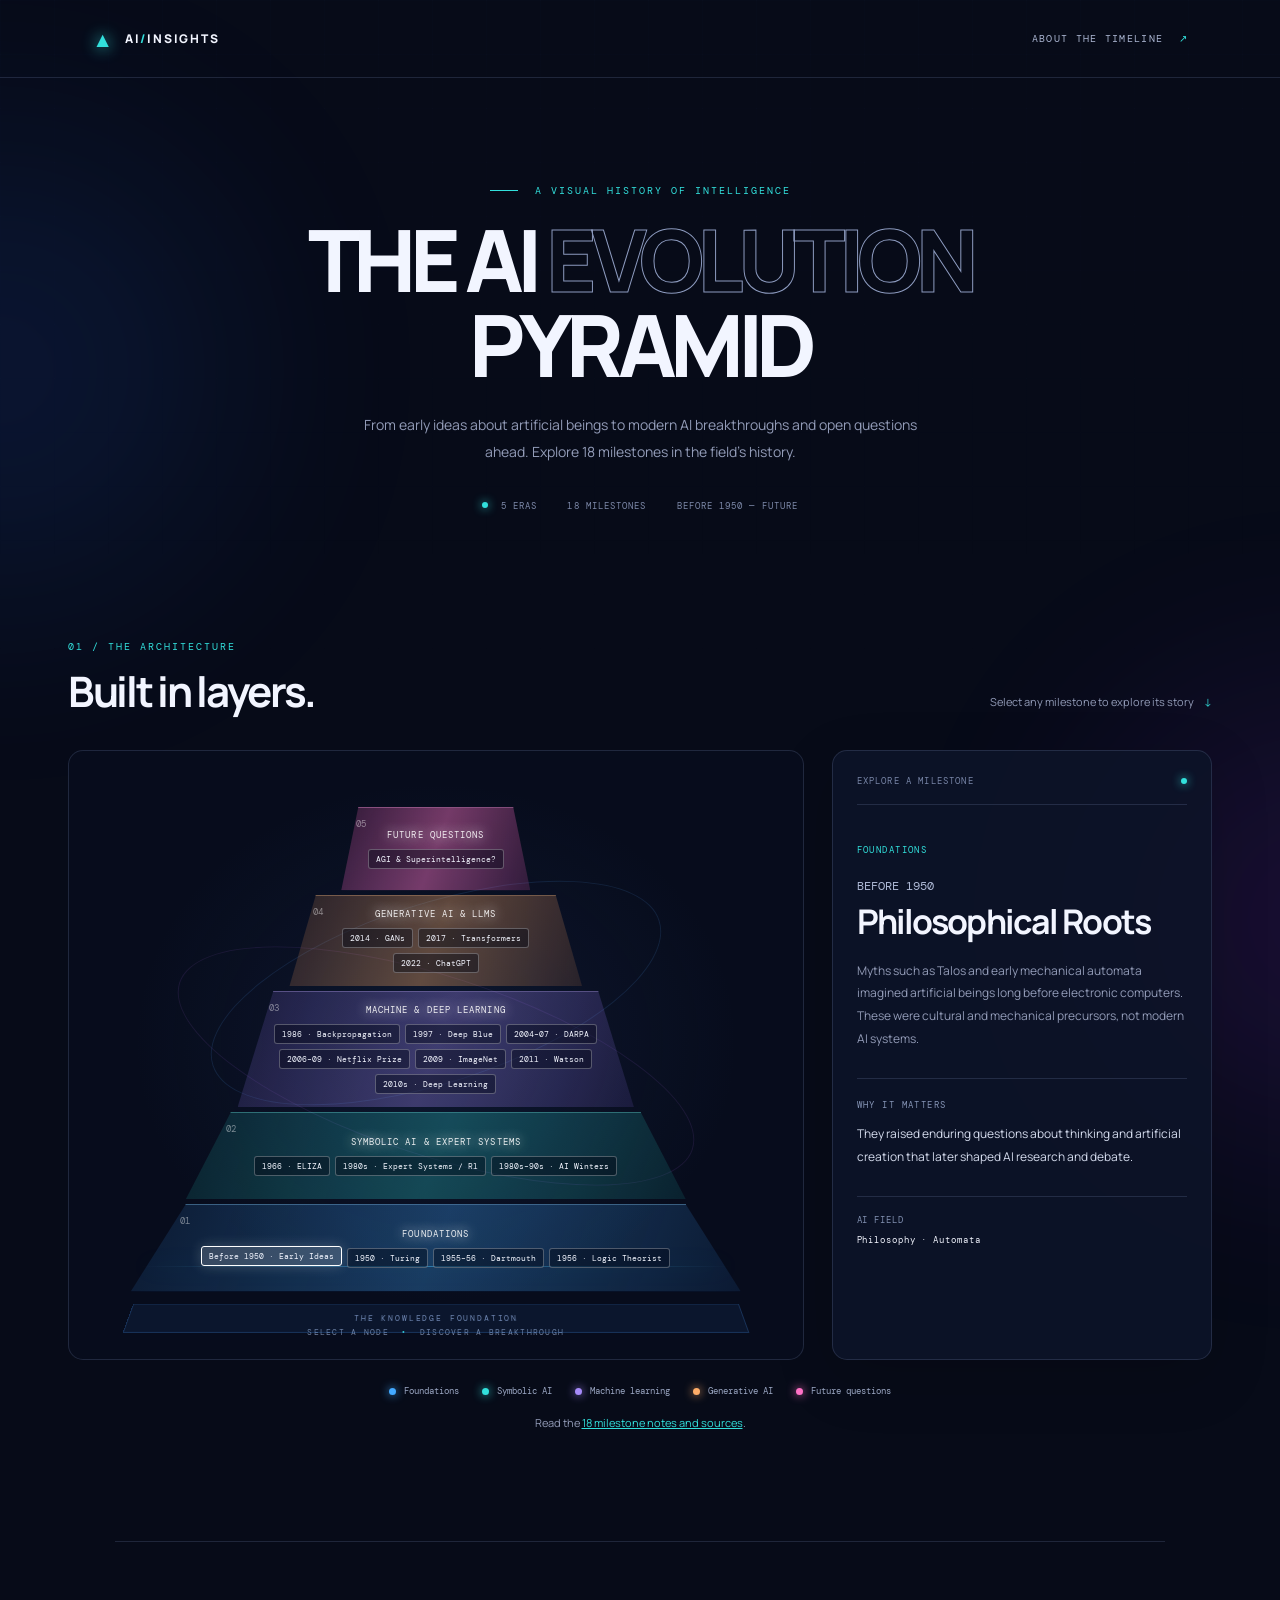
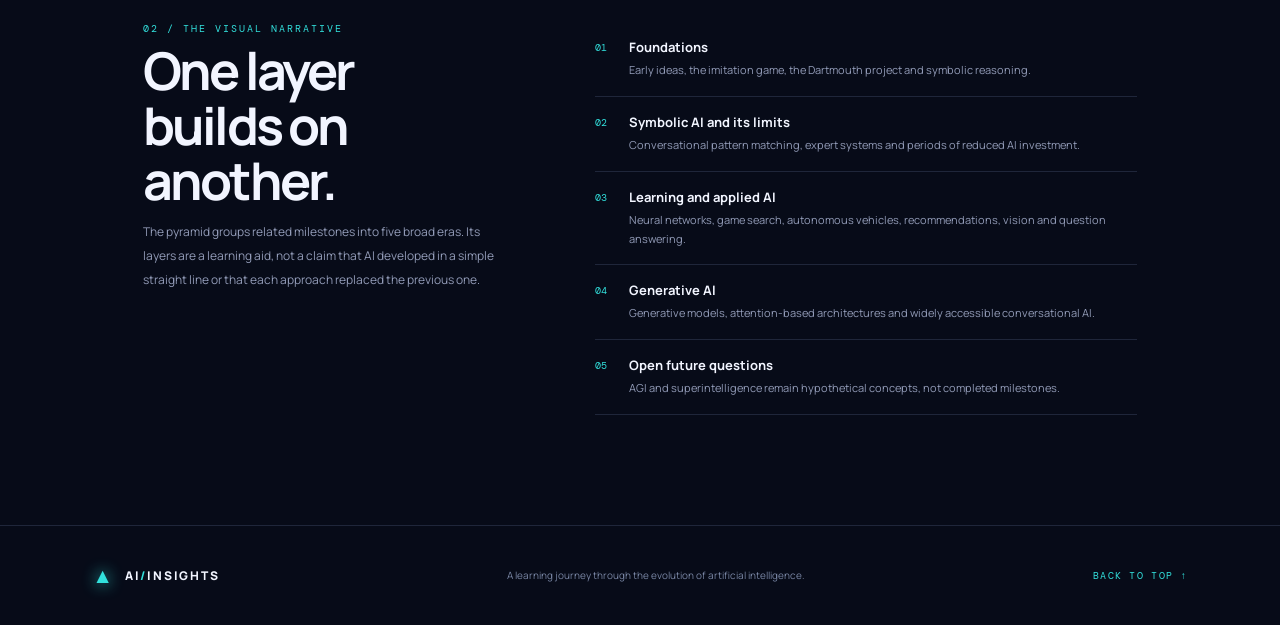
<file: index.html>
<!doctype html>
<html lang="en">
<head>
  <meta charset="utf-8">
  <meta name="viewport" content="width=device-width, initial-scale=1">
  <meta name="description" content="Explore 18 milestones in the history of artificial intelligence through an interactive five-layer timeline pyramid.">
  <meta name="theme-color" content="#070b18">
  <title>The AI Timeline Pyramid — From Foundations to the Future</title>
  <link rel="preconnect" href="https://fonts.googleapis.com">
  <link rel="preconnect" href="https://fonts.gstatic.com" crossorigin>
  <link href="https://fonts.googleapis.com/css2?family=DM+Mono:wght@400;500&family=Manrope:wght@400;500;600;700;800&display=swap" rel="stylesheet">
  <link rel="stylesheet" href="css/style.css">
  <script src="js/script.js" defer></script>
</head>
<body>
  <div class="ambient ambient-one" aria-hidden="true"></div>
  <div class="ambient ambient-two" aria-hidden="true"></div>
  <header class="site-header">
    <a class="brand" href="#top" aria-label="AI Timeline Pyramid home"><span class="brand-mark" aria-hidden="true">▲</span><span>AI<span class="brand-muted">/</span>INSIGHTS</span></a>
    <a class="header-link" href="#about">ABOUT THE TIMELINE <span aria-hidden="true">↗</span></a>
  </header>
  <main id="top">
    <section class="hero" aria-labelledby="page-title">
      <p class="eyebrow"><span class="eyebrow-line"></span> A VISUAL HISTORY OF INTELLIGENCE</p>
      <h1 id="page-title">THE AI <span>EVOLUTION</span><br>PYRAMID</h1>
      <p class="hero-copy">From early ideas about artificial beings to modern AI breakthroughs and open questions ahead. Explore 18 milestones in the field's history.</p>
      <div class="hero-meta"><span><i class="status-dot"></i> 5 ERAS</span><span>18 MILESTONES</span><span>BEFORE 1950 — FUTURE</span></div>
    </section>
    <section class="explorer" aria-label="Interactive AI history pyramid">
      <div class="section-heading"><div><p class="eyebrow">01 / THE ARCHITECTURE</p><h2>Built in layers.</h2></div><p class="section-hint">Select any milestone to explore its story <span aria-hidden="true">↓</span></p></div>
      <div class="explorer-grid">
        <div class="pyramid-stage">
          <div class="pyramid-orbit orbit-a" aria-hidden="true"></div><div class="pyramid-orbit orbit-b" aria-hidden="true"></div>
          <div class="pyramid" id="pyramid">
            <div class="pyramid-tier tier-future" data-layer="future"><span class="tier-number">05</span><span class="tier-name">FUTURE QUESTIONS</span><div class="milestone-list"><button class="milestone" data-event="agi">AGI &amp; Superintelligence?</button></div></div>
            <div class="pyramid-tier tier-generative" data-layer="generative"><span class="tier-number">04</span><span class="tier-name">GENERATIVE AI &amp; LLMS</span><div class="milestone-list"><button class="milestone" data-event="gans">2014 · GANs</button><button class="milestone" data-event="transformer">2017 · Transformers</button><button class="milestone" data-event="chatgpt">2022 · ChatGPT</button></div></div>
            <div class="pyramid-tier tier-learning" data-layer="learning"><span class="tier-number">03</span><span class="tier-name">MACHINE &amp; DEEP LEARNING</span><div class="milestone-list">
              <button class="milestone" data-event="backprop">1986 · Backpropagation</button><button class="milestone" data-event="deepblue">1997 · Deep Blue</button><button class="milestone" data-event="darpa">2004–07 · DARPA</button><button class="milestone" data-event="netflix-prize">2006–09 · Netflix Prize</button><button class="milestone" data-event="imagenet">2009 · ImageNet</button><button class="milestone" data-event="watson">2011 · Watson</button><button class="milestone" data-event="deep-learning">2010s · Deep Learning</button>
            </div></div>
            <div class="pyramid-tier tier-symbolic" data-layer="symbolic"><span class="tier-number">02</span><span class="tier-name">SYMBOLIC AI &amp; EXPERT SYSTEMS</span><div class="milestone-list"><button class="milestone" data-event="eliza">1966 · ELIZA</button><button class="milestone" data-event="expert-systems">1980s · Expert Systems / R1</button><button class="milestone" data-event="ai-winters">1980s–90s · AI Winters</button></div></div>
            <div class="pyramid-tier tier-foundations" data-layer="foundations"><span class="tier-number">01</span><span class="tier-name">FOUNDATIONS</span><div class="milestone-list"><button class="milestone" data-event="roots">Before 1950 · Early Ideas</button><button class="milestone" data-event="turing">1950 · Turing</button><button class="milestone" data-event="dartmouth">1955–56 · Dartmouth</button><button class="milestone" data-event="logic-theorist">1956 · Logic Theorist</button></div></div>
          </div>
          <div class="pyramid-base" aria-hidden="true"><span>THE KNOWLEDGE FOUNDATION</span></div><p class="pyramid-caption">SELECT A NODE <span>•</span> DISCOVER A BREAKTHROUGH</p>
        </div>
        <aside class="detail-panel" id="detail-panel" aria-live="polite" aria-atomic="true">
          <div class="panel-topline"><span class="panel-index">EXPLORE A MILESTONE</span><span class="panel-signal"></span></div>
          <div class="panel-placeholder" id="panel-placeholder"><div class="placeholder-icon" aria-hidden="true">✳</div><h3>Every layer<br>has a story.</h3><p>Choose a milestone in the pyramid. Its history, field and lasting significance will appear here.</p><span class="placeholder-instruction">SELECT A MILESTONE <span aria-hidden="true">↖</span></span></div>
          <div class="event-detail" id="event-detail" hidden><p class="event-era" id="event-era"></p><p class="event-year" id="event-year"></p><h3 id="event-title"></h3><p class="event-description" id="event-description"></p><div class="detail-divider"></div><p class="detail-label">WHY IT MATTERS</p><p class="event-impact" id="event-impact"></p><div class="detail-footer"><span>AI FIELD</span><span id="event-field"></span></div></div>
        </aside>
      </div>
      <div class="layer-legend" aria-label="Pyramid layer colour key"><span><i class="legend-dot dot-foundations"></i> Foundations</span><span><i class="legend-dot dot-symbolic"></i> Symbolic AI</span><span><i class="legend-dot dot-learning"></i> Machine learning</span><span><i class="legend-dot dot-generative"></i> Generative AI</span><span><i class="legend-dot dot-future"></i> Future questions</span></div>
      <p class="section-hint" style="text-align:center;margin-top:18px;">Read the <a href="milestone-notes.html" style="color:var(--cyan);">18 milestone notes and sources</a>.</p>
    </section>
    <section class="progression" id="about">
      <div class="progression-copy"><p class="eyebrow">02 / THE VISUAL NARRATIVE</p><h2>One layer<br>builds on another.</h2><p>The pyramid groups related milestones into five broad eras. Its layers are a learning aid, not a claim that AI developed in a simple straight line or that each approach replaced the previous one.</p></div>
      <div class="progression-notes">
        <article><span>01</span><div><h3>Foundations</h3><p>Early ideas, the imitation game, the Dartmouth project and symbolic reasoning.</p></div></article>
        <article><span>02</span><div><h3>Symbolic AI and its limits</h3><p>Conversational pattern matching, expert systems and periods of reduced AI investment.</p></div></article>
        <article><span>03</span><div><h3>Learning and applied AI</h3><p>Neural networks, game search, autonomous vehicles, recommendations, vision and question answering.</p></div></article>
        <article><span>04</span><div><h3>Generative AI</h3><p>Generative models, attention-based architectures and widely accessible conversational AI.</p></div></article>
        <article><span>05</span><div><h3>Open future questions</h3><p>AGI and superintelligence remain hypothetical concepts, not completed milestones.</p></div></article>
      </div>
    </section>
  </main>
  <footer class="site-footer"><a class="brand" href="#top"><span class="brand-mark" aria-hidden="true">▲</span><span>AI<span class="brand-muted">/</span>INSIGHTS</span></a><p>A learning journey through the evolution of artificial intelligence.</p><a href="#top" class="back-top">BACK TO TOP ↑</a></footer>
</body>
</html>
</file>
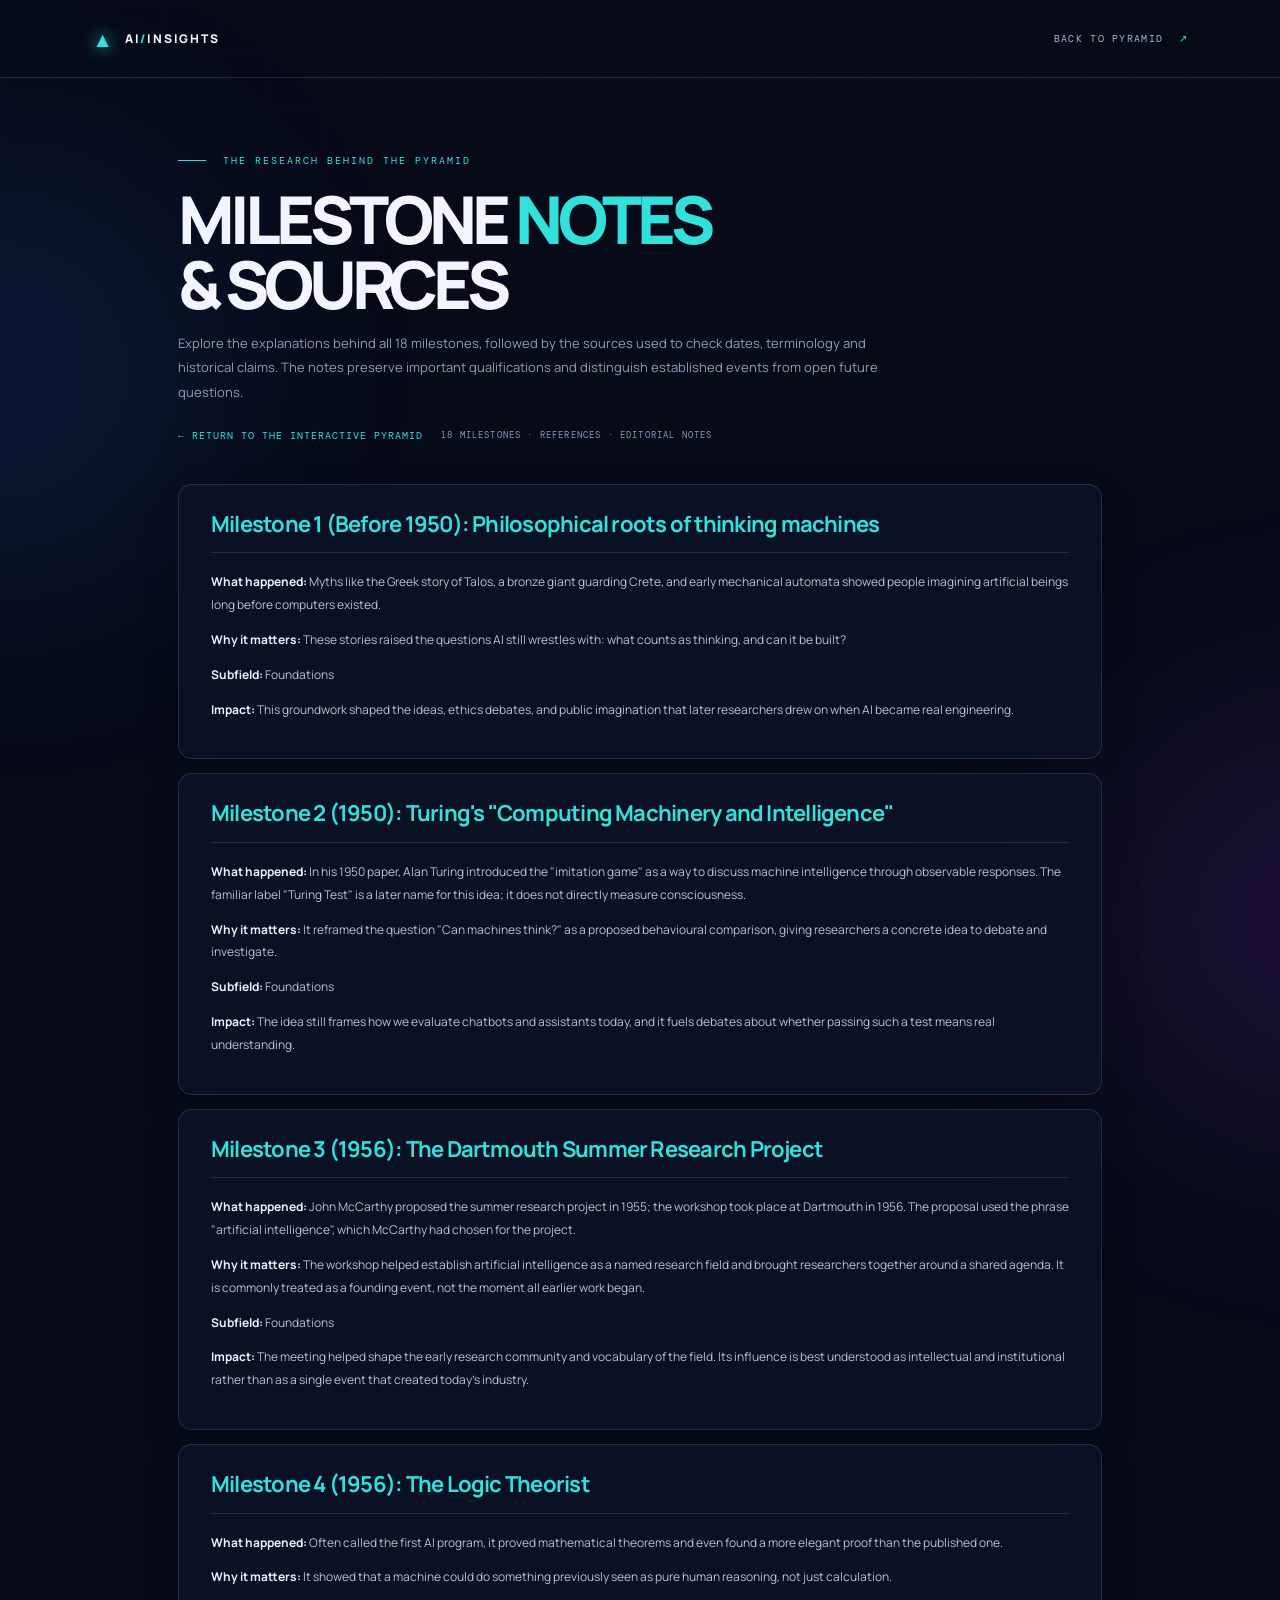
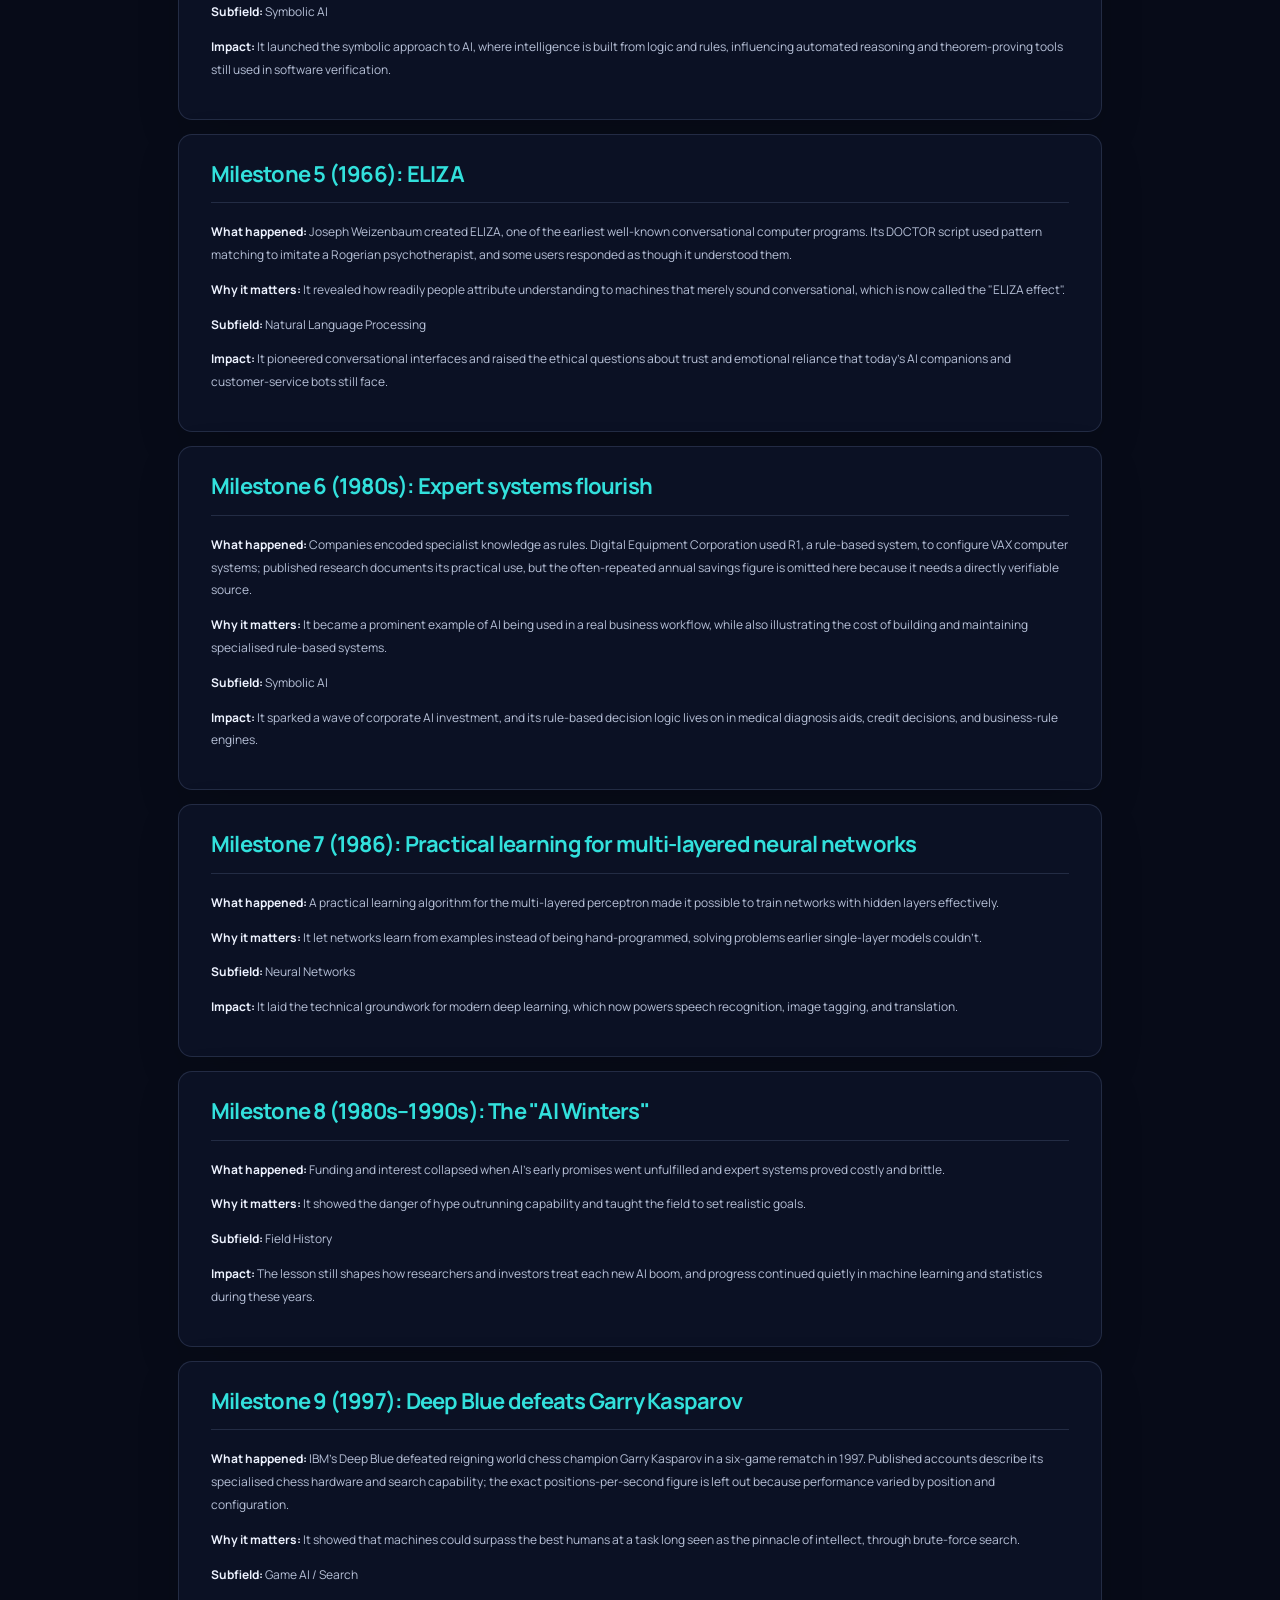
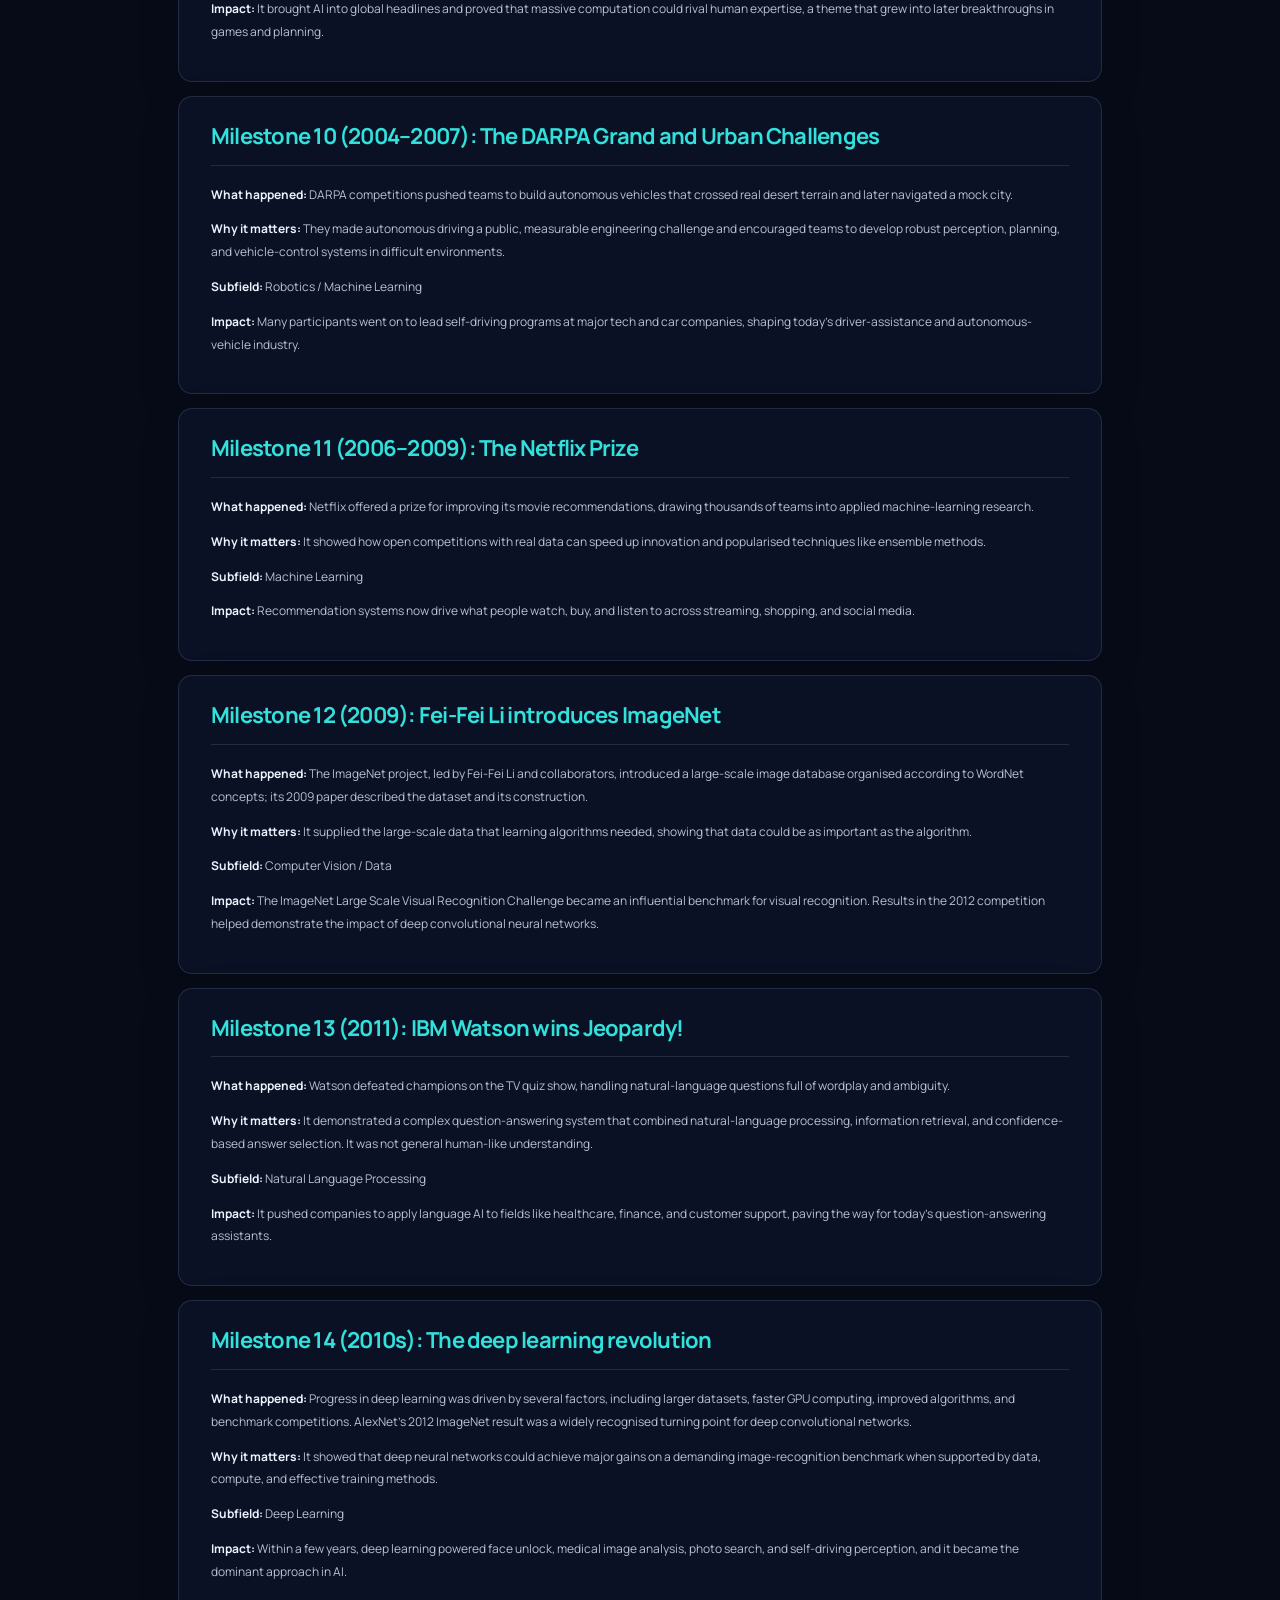
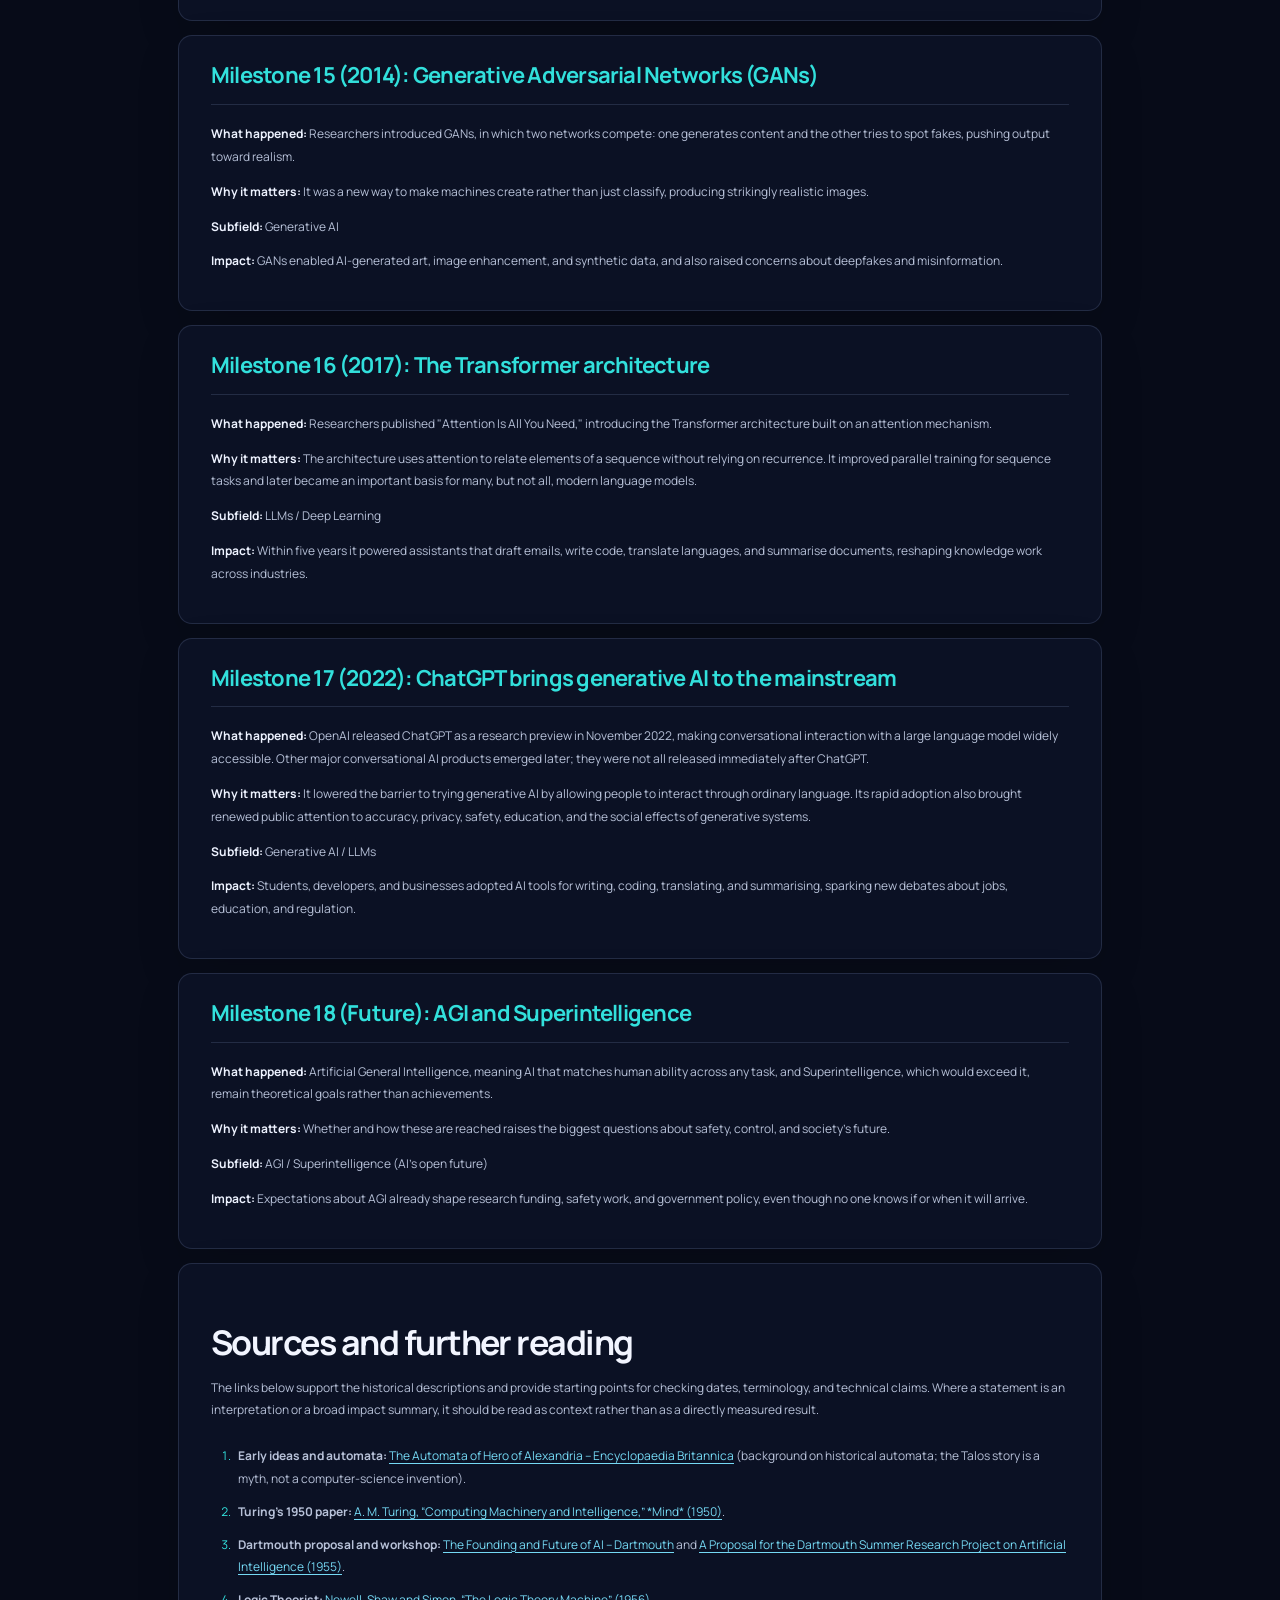
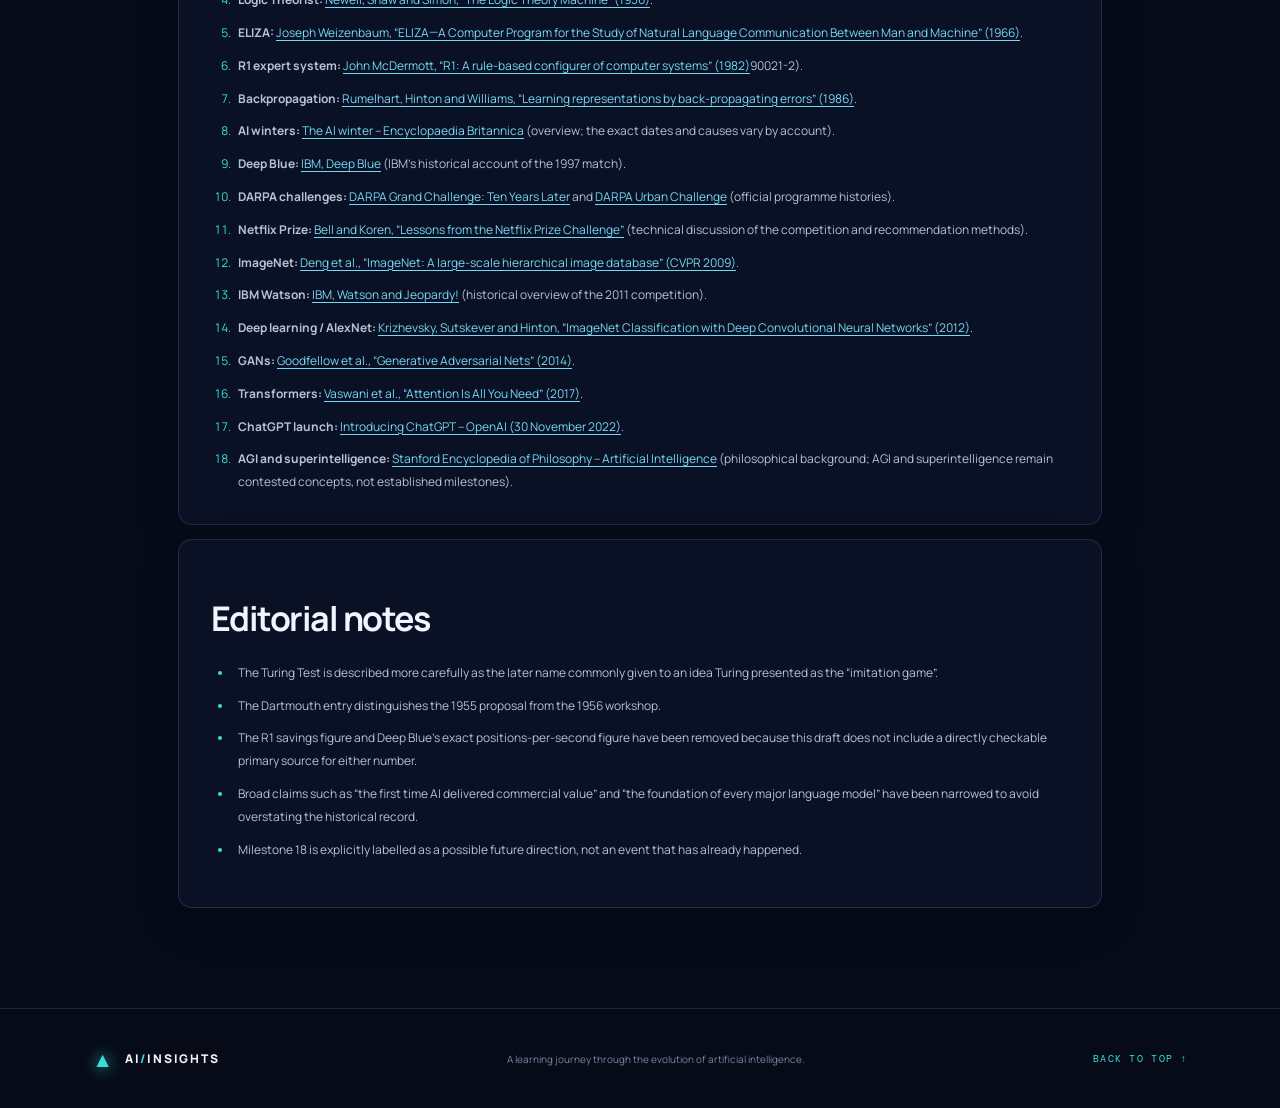
<file: milestone-notes.html>
<!doctype html>
<html lang="en">
<head>
  <meta charset="utf-8">
  <meta name="viewport" content="width=device-width, initial-scale=1">
  <meta name="description" content="Read the 18 explanatory notes and historical sources behind the AI Timeline Pyramid.">
  <meta name="theme-color" content="#070b18">
  <title>Milestone Notes &amp; Sources — AI Insights</title>
  <link rel="preconnect" href="https://fonts.googleapis.com">
  <link rel="preconnect" href="https://fonts.gstatic.com" crossorigin>
  <link href="https://fonts.googleapis.com/css2?family=DM+Mono:wght@400;500&family=Manrope:wght@400;500;600;700;800&display=swap" rel="stylesheet">
  <link rel="stylesheet" href="css/style.css">
  <style>
    .notes-hero { max-width: 980px; margin: auto; padding: 76px 28px 42px; }
    .notes-hero h1 { font-size: clamp(38px, 6vw, 66px); }
    .notes-hero h1 span { color: var(--cyan); -webkit-text-stroke: 0; }
    .notes-intro { max-width: 700px; color: var(--muted); font-size: 13px; line-height: 1.9; }
    .notes-actions { display:flex; align-items:center; gap:18px; margin-top:24px; flex-wrap:wrap; }
    .back-link { color:var(--cyan); text-decoration:none; font:10px "DM Mono",monospace; letter-spacing:.1em; }
    .notes-count { color:#8997b5; font:9px "DM Mono",monospace; letter-spacing:.13em; }
    .notes-layout { max-width: 980px; margin: 0 auto; padding: 0 28px 100px; }
    .notes-content { display:grid; gap:14px; }
    .milestone-card, .sources-card, .editorial-card { border:1px solid var(--line); border-radius:14px; background:rgba(13,20,40,.78); padding:25px clamp(18px,3vw,32px); box-shadow:0 16px 45px rgba(0,0,0,.12); }
    .milestone-card blockquote { margin:0 0 18px; padding:0 0 13px; border:0; border-bottom:1px solid var(--line); }
    .milestone-card blockquote h3 { margin:0; color:var(--cyan); font-size:clamp(17px,2.5vw,22px); line-height:1.35; letter-spacing:-.035em; }
    .milestone-card p, .sources-card p, .editorial-card p { color:#b7c1d8; font-size:12px; line-height:1.9; margin:12px 0; }
    .milestone-card p strong { color:#edf2ff; font-weight:700; }
    .notes-content h2 { margin:30px 0 4px; color:var(--text); font-size:clamp(24px,4vw,34px); letter-spacing:-.045em; }
    .sources-card ol { padding-left:22px; margin:18px 0 0; }
    .sources-card li, .editorial-card li { color:#b7c1d8; font-size:12px; line-height:1.9; padding:5px 0 5px 5px; }
    .sources-card li::marker, .editorial-card li::marker { color:var(--cyan); }
    .notes-content a { color:#75d9f4; text-decoration-thickness:1px; text-underline-offset:3px; overflow-wrap:anywhere; }
    .notes-content a:hover { color:#fff; }
    .editorial-card ul { padding-left:22px; }
    .notes-loading { padding:28px; border:1px solid var(--line); border-radius:12px; color:var(--muted); background:var(--panel); font-size:13px; }
    @media(max-width:560px) {
      .notes-hero { padding:58px 20px 30px; }
      .notes-layout { padding:0 14px 70px; }
      .milestone-card, .sources-card, .editorial-card { padding:20px 17px; }
      .milestone-card p, .sources-card li, .editorial-card li { font-size:12px; }
    }
  </style>
  <script src="js/notes.js" defer></script>
</head>
<body>
  <div class="ambient ambient-one" aria-hidden="true"></div>
  <div class="ambient ambient-two" aria-hidden="true"></div>
  <header class="site-header">
    <a class="brand" href="index.html" aria-label="AI Timeline Pyramid home"><span class="brand-mark" aria-hidden="true">▲</span><span>AI<span class="brand-muted">/</span>INSIGHTS</span></a>
    <a class="header-link" href="index.html">BACK TO PYRAMID <span aria-hidden="true">↗</span></a>
  </header>
  <main id="top">
    <section class="notes-hero">
      <p class="eyebrow"><span class="eyebrow-line"></span> THE RESEARCH BEHIND THE PYRAMID</p>
      <h1>MILESTONE <span>NOTES</span><br>&amp; SOURCES</h1>
      <p class="notes-intro">Explore the explanations behind all 18 milestones, followed by the sources used to check dates, terminology and historical claims. The notes preserve important qualifications and distinguish established events from open future questions.</p>
      <div class="notes-actions">
        <a class="back-link" href="index.html">← RETURN TO THE INTERACTIVE PYRAMID</a>
        <span class="notes-count">18 MILESTONES · REFERENCES · EDITORIAL NOTES</span>
      </div>
    </section>
    <section class="notes-layout" aria-label="Explanatory milestone notes and sources">
      <div id="notes-content" class="notes-content" aria-live="polite">
        <p class="notes-loading">Loading the milestone notes and references…</p>
      </div>
    </section>
  </main>
  <footer class="site-footer">
    <a class="brand" href="index.html"><span class="brand-mark" aria-hidden="true">▲</span><span>AI<span class="brand-muted">/</span>INSIGHTS</span></a>
    <p>A learning journey through the evolution of artificial intelligence.</p>
    <a href="#top" class="back-top">BACK TO TOP ↑</a>
  </footer>
</body>
</html>
</file>
<file: css/style.css>
:root {
  color-scheme: dark;
  --bg: #070b18;
  --panel: rgba(13, 20, 40, .88);
  --text: #f2f5ff;
  --muted: #929bb7;
  --line: rgba(159, 178, 232, .16);
  --blue: #43a9ff;
  --cyan: #32e0dc;
  --purple: #a78bfa;
  --orange: #ffad68;
  --pink: #ff72c6;
}
* { box-sizing: border-box; }
html { scroll-behavior: smooth; }
body { margin: 0; min-width: 320px; background: var(--bg); color: var(--text); font-family: "Manrope", sans-serif; overflow-x: hidden; }
body::before { content: ""; position: fixed; inset: 0; pointer-events: none; opacity: .19; background-image: linear-gradient(rgba(122,150,220,.08) 1px, transparent 1px), linear-gradient(90deg, rgba(122,150,220,.08) 1px, transparent 1px); background-size: 54px 54px; mask-image: linear-gradient(to bottom, black, transparent 85%); }
.ambient { position: absolute; width: 440px; height: 440px; border-radius: 50%; filter: blur(120px); opacity: .12; pointer-events: none; }
.ambient-one { top: 150px; left: -220px; background: #276cff; }
.ambient-two { top: 700px; right: -260px; background: #a22fff; }
.site-header, main, .site-footer { position: relative; z-index: 1; }
.site-header { height: 78px; padding: 0 7.2%; display: flex; align-items: center; justify-content: space-between; border-bottom: 1px solid var(--line); }
.brand { display: inline-flex; gap: 10px; align-items: center; color: var(--text); text-decoration: none; font-size: 12px; font-weight: 800; letter-spacing: .15em; }
.brand-mark { color: var(--cyan); font-size: 21px; text-shadow: 0 0 15px var(--cyan); }
.brand-muted { color: var(--cyan); }
.header-link, .back-top { color: #aab5d1; text-decoration: none; font: 10px "DM Mono", monospace; letter-spacing: .13em; }
.header-link span { color: var(--cyan); margin-left: 8px; }
.hero { max-width: 1080px; margin: auto; padding: 106px 28px 88px; text-align: center; }
.eyebrow { margin: 0 0 20px; color: var(--cyan); font: 10px "DM Mono", monospace; letter-spacing: .2em; }
.eyebrow-line { display: inline-block; width: 28px; height: 1px; margin: 0 9px 3px 0; background: var(--cyan); }
h1 { margin: 0; font-size: clamp(42px, 7.6vw, 86px); line-height: .99; letter-spacing: -.075em; font-weight: 800; }
h1 span { color: transparent; -webkit-text-stroke: 1px #8d9bbf; }
.hero-copy { max-width: 570px; margin: 25px auto 0; color: var(--muted); font-size: 14px; line-height: 1.9; }
.hero-meta { display: flex; justify-content: center; gap: 30px; margin-top: 35px; color: #7d89a9; font: 9px "DM Mono", monospace; letter-spacing: .12em; }
.status-dot, .panel-signal { display: inline-block; width: 6px; height: 6px; margin: 0 7px 1px 0; border-radius: 50%; background: var(--cyan); box-shadow: 0 0 10px var(--cyan); }
.explorer { max-width: 1200px; margin: 0 auto; padding: 40px 28px 100px; }
.section-heading { display: flex; justify-content: space-between; align-items: end; margin-bottom: 30px; }
.section-heading .eyebrow, .progression .eyebrow { margin-bottom: 9px; }
h2 { margin: 0; font-size: clamp(28px, 4vw, 42px); letter-spacing: -.055em; }
.section-hint { color: var(--muted); font-size: 11px; }
.section-hint span { color: var(--cyan); margin-left: 8px; }
.explorer-grid { display: grid; grid-template-columns: minmax(0, 1.45fr) minmax(280px, .75fr); gap: 28px; align-items: stretch; }
.pyramid-stage { min-height: 610px; position: relative; display: flex; flex-direction: column; align-items: center; justify-content: center; overflow: hidden; border: 1px solid var(--line); border-radius: 15px; background: radial-gradient(ellipse at 50% 48%, rgba(34, 65, 125, .2), transparent 58%), rgba(9, 15, 31, .65); }
.pyramid-stage::before { content: ""; position: absolute; width: 80%; height: 1px; bottom: 92px; background: linear-gradient(90deg, transparent, rgba(68, 206, 255, .45), transparent); box-shadow: 0 0 25px rgba(68,206,255,.3); }
.pyramid-orbit { position: absolute; width: 470px; height: 180px; border: 1px solid rgba(86, 163, 255, .13); border-radius: 50%; transform: rotate(-18deg); }
.orbit-a { top: 25%; }
.orbit-b { top: 37%; width: 540px; transform: rotate(18deg); border-color: rgba(185, 113, 255, .1); }
.pyramid { position: relative; z-index: 1; width: min(100%, 630px); display: flex; flex-direction: column; align-items: center; gap: 5px; padding: 30px 10px 0; perspective: 800px; }
.pyramid-tier { position: relative; display: flex; flex-direction: column; align-items: center; justify-content: center; min-height: 87px; padding: 12px 22px 13px; clip-path: polygon(9% 0, 91% 0, 100% 100%, 0 100%); border: 0; text-align: center; transition: filter .25s, transform .25s; }
.pyramid-tier::before { content: ""; position: absolute; inset: 0; pointer-events: none; opacity: .75; }
.pyramid-tier:hover { filter: brightness(1.25); }
.tier-future { width: 31%; min-width: 170px; min-height: 83px; background: linear-gradient(110deg, rgba(255,91,187,.17), rgba(255,114,198,.44), rgba(255,91,187,.16)); border-top: 1px solid rgba(255,151,220,.85); box-shadow: 0 0 28px rgba(255,91,187,.2); }
.tier-generative { width: 48%; background: linear-gradient(110deg, rgba(255,150,85,.12), rgba(255,173,104,.35), rgba(255,150,85,.12)); border-top: 1px solid rgba(255,190,130,.75); }
.tier-learning { width: 65%; background: linear-gradient(110deg, rgba(151,115,255,.12), rgba(167,139,250,.32), rgba(151,115,255,.12)); border-top: 1px solid rgba(193,169,255,.75); }
.tier-symbolic { width: 82%; background: linear-gradient(110deg, rgba(35,218,209,.1), rgba(50,224,220,.27), rgba(35,218,209,.1)); border-top: 1px solid rgba(111,255,246,.7); }
.tier-foundations { width: 100%; background: linear-gradient(110deg, rgba(53,145,255,.1), rgba(67,169,255,.3), rgba(53,145,255,.1)); border-top: 1px solid rgba(128,202,255,.8); box-shadow: 0 12px 35px rgba(42,131,255,.13); }
.tier-number { position: absolute; left: 8%; top: 10px; color: rgba(255,255,255,.45); font: 9px "DM Mono", monospace; }
.tier-name { margin-bottom: 8px; color: rgba(255,255,255,.9); font: 9px "DM Mono", monospace; letter-spacing: .12em; text-shadow: 0 0 12px currentColor; }
.milestone-list { display: flex; flex-wrap: wrap; justify-content: center; gap: 5px; }
.milestone { border: 1px solid rgba(255,255,255,.28); border-radius: 3px; padding: 4px 7px; background: rgba(4,9,22,.43); color: #f3f6ff; font: 8px "DM Mono", monospace; cursor: pointer; transition: background .2s, border-color .2s, transform .2s, box-shadow .2s; }
.milestone:hover, .milestone:focus-visible, .milestone.is-selected { outline: none; background: rgba(255,255,255,.17); border-color: white; transform: translateY(-2px); box-shadow: 0 0 13px rgba(255,255,255,.2); }
.pyramid-base { position: relative; z-index: 1; width: 84%; margin-top: 12px; padding: 9px; border: 1px solid rgba(75,155,255,.2); background: rgba(35,91,164,.12); color: #7189b5; text-align: center; font: 8px "DM Mono", monospace; letter-spacing: .23em; transform: perspective(180px) rotateX(12deg); }
.pyramid-caption { position: absolute; bottom: 22px; margin: 0; color: #71809f; font: 8px "DM Mono", monospace; letter-spacing: .16em; }
.pyramid-caption span { color: var(--cyan); padding: 0 6px; }
.detail-panel { min-height: 610px; padding: 24px; border: 1px solid var(--line); border-radius: 15px; background: var(--panel); box-shadow: 0 18px 60px rgba(0,0,0,.15); }
.panel-topline { display: flex; align-items: center; justify-content: space-between; padding-bottom: 17px; border-bottom: 1px solid var(--line); color: #7886a8; font: 9px "DM Mono", monospace; letter-spacing: .13em; }
.panel-signal { margin: 0; }
.panel-placeholder { display: flex; flex-direction: column; align-items: flex-start; justify-content: center; min-height: 515px; }
.placeholder-icon { color: var(--cyan); font-size: 34px; text-shadow: 0 0 25px var(--cyan); }
.panel-placeholder h3 { margin: 22px 0 13px; font-size: 32px; line-height: 1.15; letter-spacing: -.05em; }
.panel-placeholder p, .event-description, .event-impact { color: var(--muted); font-size: 12px; line-height: 1.9; }
.placeholder-instruction { margin-top: 28px; color: var(--cyan); font: 9px "DM Mono", monospace; letter-spacing: .14em; }
.placeholder-instruction span { margin-left: 8px; }
.event-detail { padding-top: 30px; }
.event-era, .detail-label { color: var(--cyan); font: 9px "DM Mono", monospace; letter-spacing: .16em; }
.event-year { margin: 22px 0 8px; color: #aeb9d6; font: 12px "DM Mono", monospace; }
.event-detail h3 { margin: 0; font-size: clamp(24px, 3vw, 34px); line-height: 1.12; letter-spacing: -.055em; }
.event-description { margin-top: 19px; }
.detail-divider { height: 1px; margin: 27px 0 20px; background: var(--line); }
.detail-label { color: #8594b6; }
.event-impact { color: #d4dbed; }
.detail-footer { display: flex; flex-direction: column; gap: 8px; margin-top: 28px; padding-top: 17px; border-top: 1px solid var(--line); color: #8190b1; font: 9px "DM Mono", monospace; letter-spacing: .1em; }
.detail-footer span:last-child { color: var(--text); }
.layer-legend { display: flex; flex-wrap: wrap; justify-content: center; gap: 23px; padding: 25px 10px 0; color: #9ba7c3; font: 9px "DM Mono", monospace; }
.layer-legend span { display: inline-flex; align-items: center; gap: 8px; }
.legend-dot { width: 7px; height: 7px; border-radius: 50%; box-shadow: 0 0 10px currentColor; }
.dot-foundations { background: var(--blue); color: var(--blue); }.dot-symbolic { background: var(--cyan); color: var(--cyan); }.dot-learning { background: var(--purple); color: var(--purple); }.dot-generative { background: var(--orange); color: var(--orange); }.dot-future { background: var(--pink); color: var(--pink); }
.progression { max-width: 1050px; margin: 0 auto; padding: 80px 28px 110px; display: grid; grid-template-columns: .8fr 1.2fr; gap: 90px; border-top: 1px solid var(--line); }
.progression-copy h2 { font-size: clamp(34px, 4.5vw, 52px); line-height: 1.05; }
.progression-copy > p:last-child { color: var(--muted); font-size: 12px; line-height: 2; }
.progression-notes article { display: flex; gap: 22px; padding: 16px 0; border-bottom: 1px solid var(--line); }
.progression-notes article > span { color: var(--cyan); font: 10px "DM Mono", monospace; padding-top: 3px; }
.progression-notes h3 { margin: 0 0 5px; font-size: 13px; }
.progression-notes p { margin: 0; color: var(--muted); font-size: 11px; line-height: 1.7; }
.site-footer { min-height: 100px; padding: 25px 7.2%; display: flex; align-items: center; justify-content: space-between; gap: 20px; border-top: 1px solid var(--line); }
.site-footer p { color: #7885a3; font-size: 10px; }
.back-top { color: var(--cyan); }
[hidden] { display: none !important; }
@media (max-width: 850px) {
  .explorer-grid { grid-template-columns: 1fr; }
  .pyramid-stage { min-height: 570px; }
  .detail-panel { min-height: 390px; }
  .panel-placeholder { min-height: 300px; }
  .event-detail { padding-bottom: 12px; }
  .progression { gap: 40px; }
}
@media (max-width: 560px) {
  .site-header { height: 65px; padding: 0 20px; }
  .header-link { font-size: 8px; }
  .hero { padding: 78px 22px 65px; }
  .hero-meta { gap: 12px; flex-wrap: wrap; font-size: 8px; }
  .explorer { padding: 25px 14px 70px; }
  .section-heading { align-items: flex-start; flex-direction: column; gap: 10px; }
  .section-hint { margin: 0; }
  .pyramid-stage { min-height: 530px; padding: 20px 5px; }
  .pyramid { padding: 20px 2px 0; gap: 5px; }
  .pyramid-tier { min-height: 88px; padding: 12px 8px; }
  .tier-future { min-width: 145px; width: 43%; }
  .tier-generative { width: 61%; }
  .tier-learning { width: 78%; }
  .tier-symbolic { width: 91%; }
  .tier-foundations { width: 100%; }
  .tier-name { font-size: 7px; letter-spacing: .07em; }
  .tier-number { left: 7%; font-size: 7px; }
  .milestone { padding: 4px 5px; font-size: 7px; }
  .pyramid-caption { font-size: 7px; }
  .layer-legend { justify-content: flex-start; gap: 13px; font-size: 8px; }
  .detail-panel { padding: 19px; }
  .progression { grid-template-columns: 1fr; padding: 65px 23px 75px; gap: 25px; }
  .site-footer { padding: 25px 20px; flex-wrap: wrap; }
  .site-footer p { order: 3; width: 100%; }
}
@media (prefers-reduced-motion: reduce) { *, *::before, *::after { scroll-behavior: auto !important; transition-duration: .01ms !important; } }
</file>
